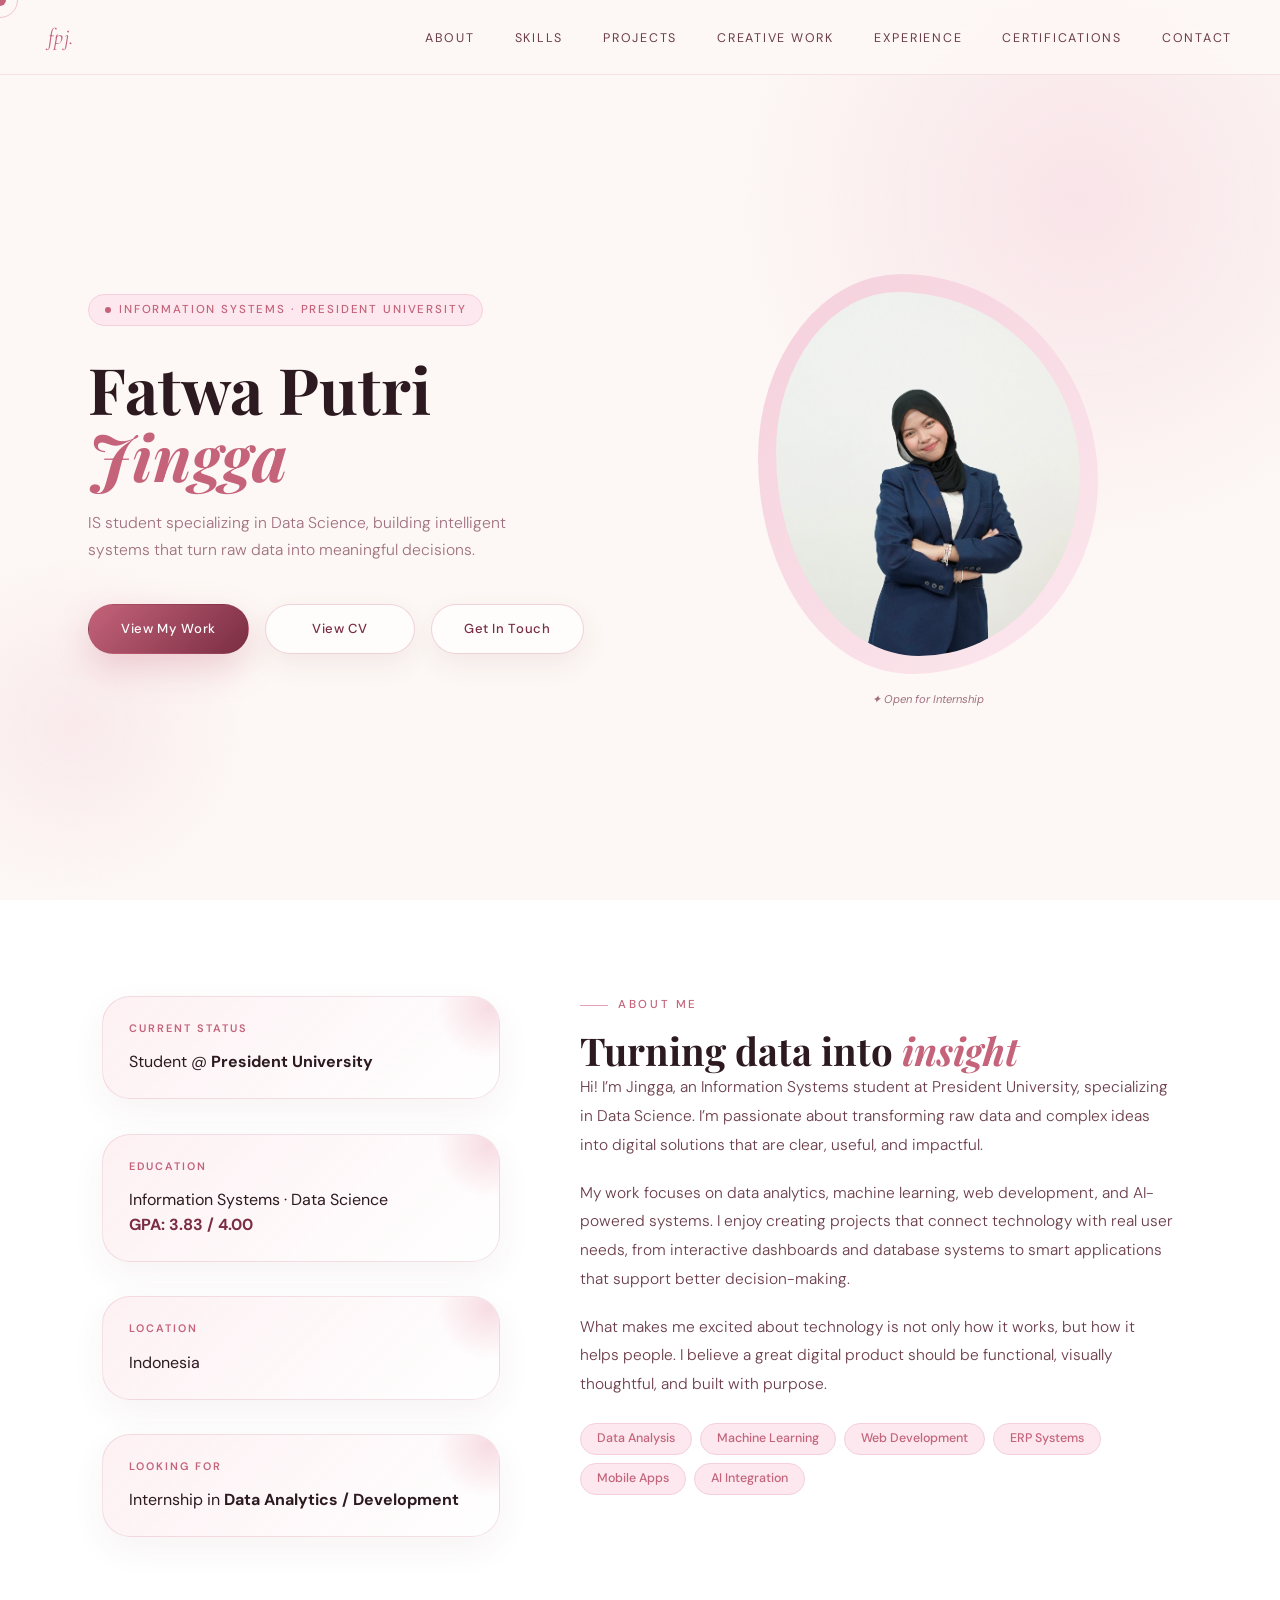
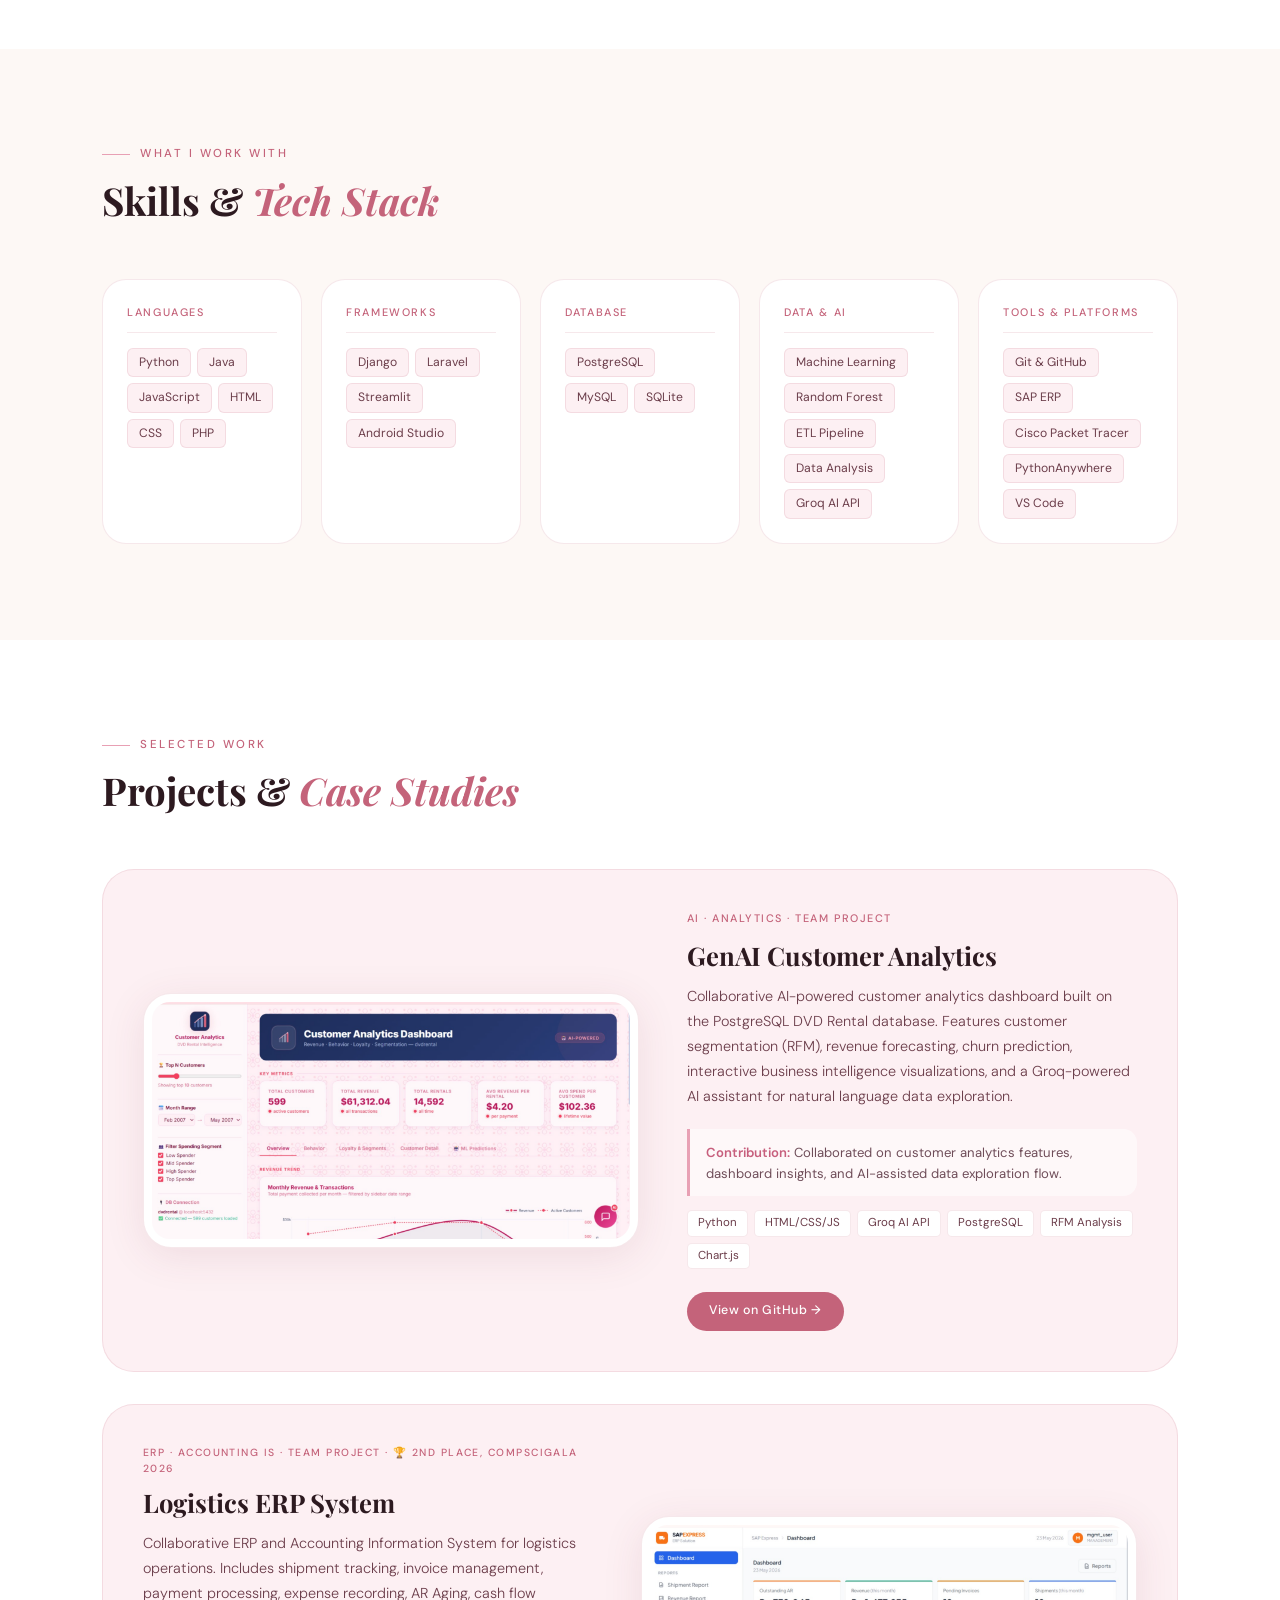
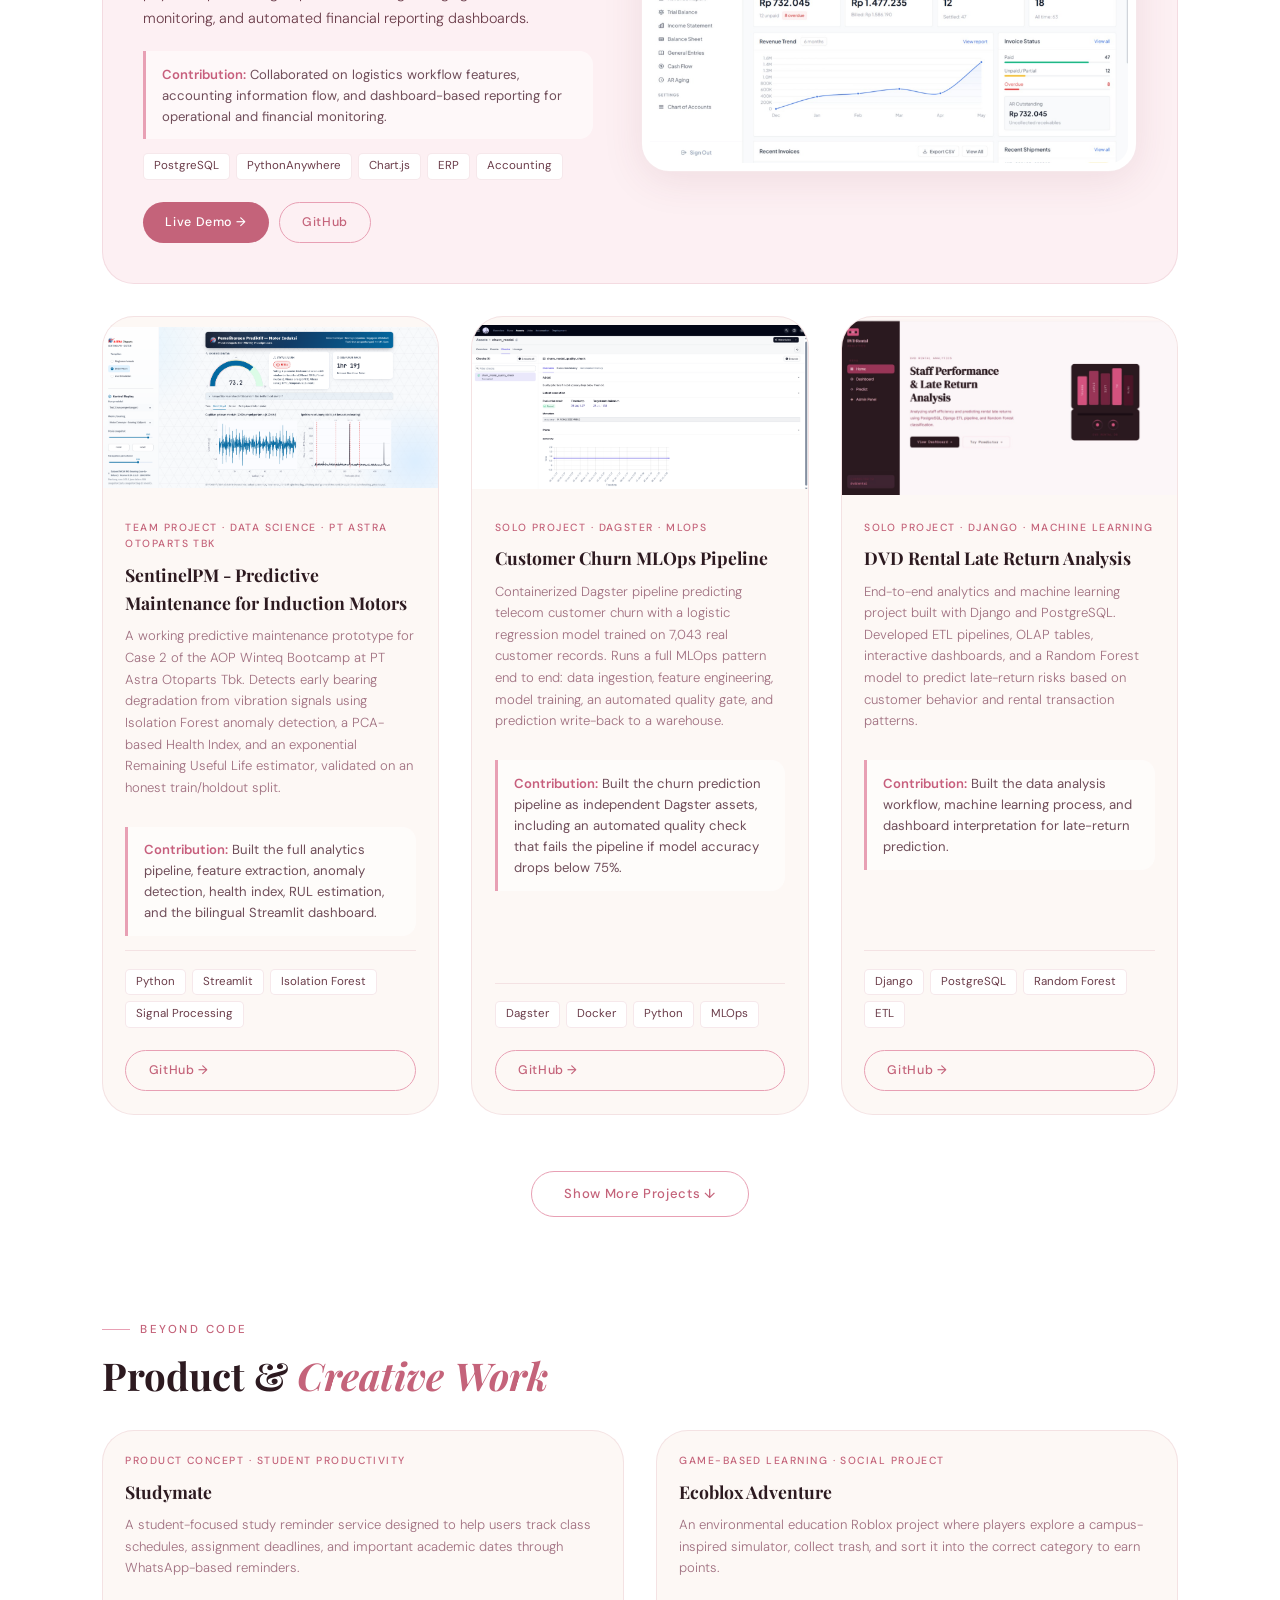
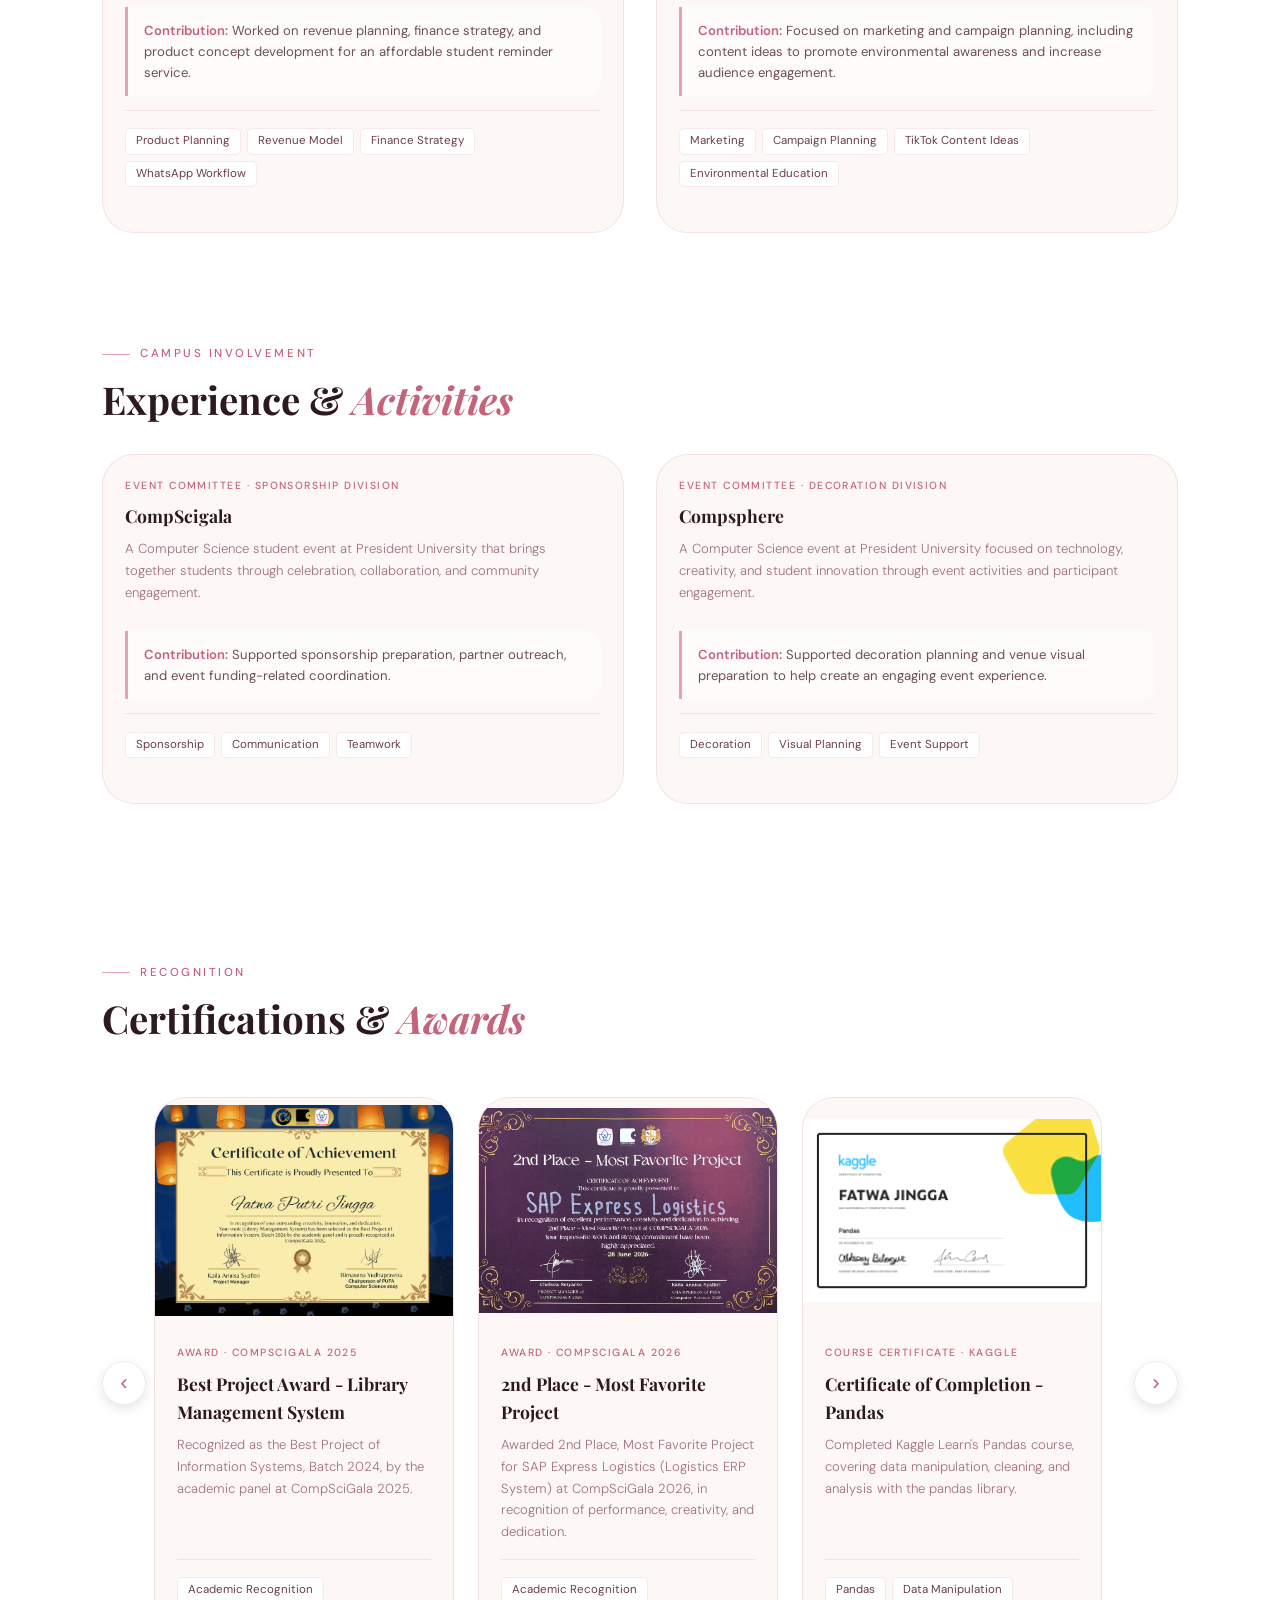
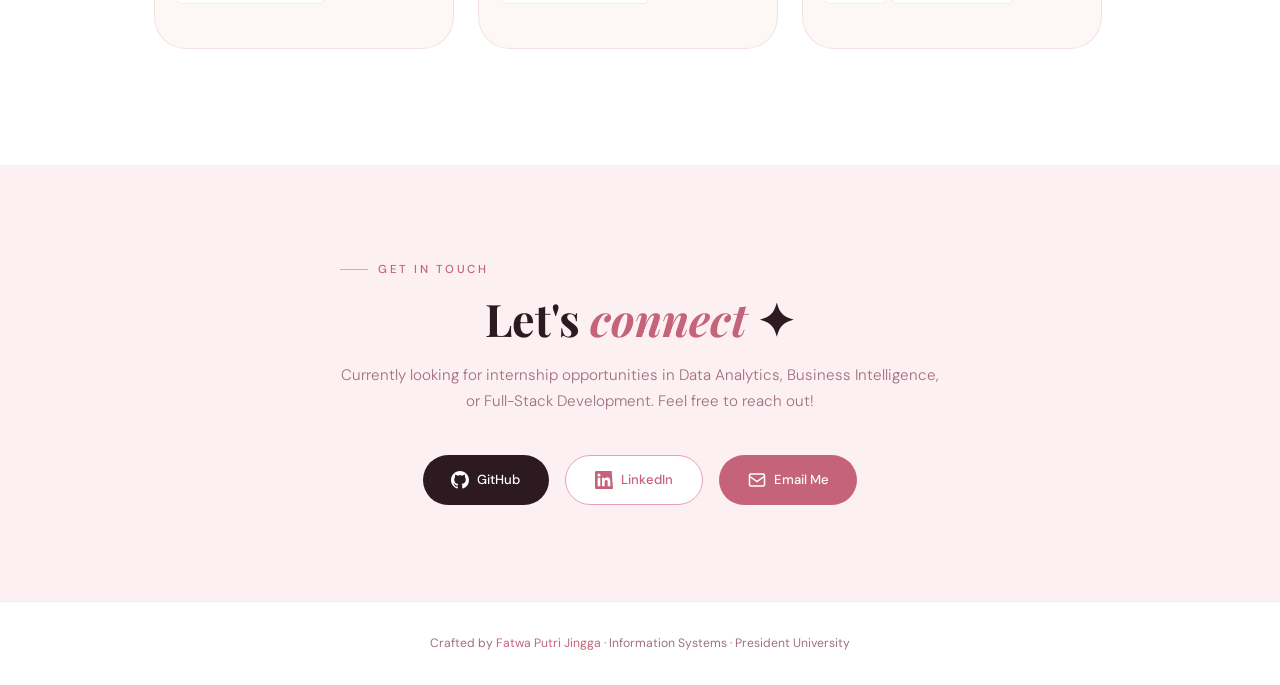
<file: index.html>
<!DOCTYPE html>
<html lang="en">
<head>
  <meta charset="UTF-8">
  <meta name="viewport" content="width=device-width, initial-scale=1.0">
  <meta name="description" content="Fatwa Putri Jingga, Information Systems student at President University, specializing in Data Science.">
  <title>Fatwa Putri Jingga | Portfolio</title>

  <!-- Google Fonts -->
  <link rel="preconnect" href="https://fonts.googleapis.com">
  <link rel="preconnect" href="https://fonts.gstatic.com" crossorigin>
  <link href="https://fonts.googleapis.com/css2?family=Cormorant+Garamond:ital,wght@0,300;0,400;0,600;1,300;1,400&family=DM+Sans:opsz,wght@9..40,300;9..40,400;9..40,500&family=Playfair+Display:ital,wght@0,700;1,400&display=swap" rel="stylesheet">

  <!-- Stylesheet -->
  <link rel="stylesheet" href="css/style.css">
</head>
<body>

  <!-- Custom Cursor -->
  <div class="cursor" id="cursor"></div>
  <div class="cursor-follower" id="follower"></div>

  <!-- ========== NAVBAR ========== -->
  <nav class="navbar" id="navbar">
    <a href="#hero" class="nav-logo">fpj.</a>

    <ul class="nav-links">
      <li><a href="#about">About</a></li>
      <li><a href="#skills">Skills</a></li>
      <li><a href="#projects">Projects</a></li>
      <li><a href="#creative-work">Creative Work</a></li>
      <li><a href="#experience">Experience</a></li>
      <li><a href="#certifications">Certifications</a></li>
      <li><a href="#contact">Contact</a></li>
    </ul>

    <button class="nav-toggle" id="navToggle" aria-label="Toggle menu">
      <span></span><span></span><span></span>
    </button>
  </nav>

  <!-- ========== HERO ========== -->
  <section id="hero" class="hero">
    <div class="hero-bg-blob blob-1"></div>
    <div class="hero-bg-blob blob-2"></div>

    <div class="hero-left">
      <div class="hero-eyebrow">
        <span class="eyebrow-dot"></span>
        Information Systems · President University
      </div>

      <h1 class="hero-name">
        Fatwa Putri<br>
        <span class="name-accent">Jingga</span>
      </h1>

      <p class="hero-tagline">
        IS student specializing in Data Science, building intelligent systems that turn raw data into meaningful decisions.
      </p>

      <div class="hero-cta">
        <a href="#projects" class="btn primary">View My Work</a>
        <a href="assets/Fatwa-Putri-Jingga-CV.pdf" target="_blank" class="btn secondary">View CV</a>
        <a href="#contact" class="btn secondary">Get In Touch</a>
      </div>
    </div>

    <div class="hero-right">
      <div class="photo-frame">
        <div class="photo-blob-bg"></div>

        <div class="photo-container">
          <img src="assets/images/jingga-pp.jpeg" alt="Fatwa Putri Jingga">
          <div class="photo-placeholder">
            <div class="photo-placeholder-inner">
              <svg class="avatar-svg" viewBox="0 0 200 220" fill="none" xmlns="http://www.w3.org/2000/svg">
                <ellipse cx="100" cy="85" rx="42" ry="45" fill="#f5c6d4" opacity="0.9"/>
                <ellipse cx="100" cy="85" rx="34" ry="37" fill="#e8a0b4" opacity="0.7"/>
                <circle cx="100" cy="78" r="20" fill="#fdf0f3"/>
                <ellipse cx="93" cy="75" rx="3" ry="3.5" fill="#c4637a"/>
                <ellipse cx="107" cy="75" rx="3" ry="3.5" fill="#c4637a"/>
                <path d="M93 86 Q100 92 107 86" stroke="#c4637a" stroke-width="1.5" stroke-linecap="round" fill="none"/>
                <ellipse cx="86" cy="74" rx="6" ry="3" fill="#f5c6d4" opacity="0.6"/>
                <ellipse cx="114" cy="74" rx="6" ry="3" fill="#f5c6d4" opacity="0.6"/>
                <path d="M80 68 Q100 58 120 68" stroke="#7a2d42" stroke-width="1.2" stroke-linecap="round" fill="none" opacity="0.5"/>
                <ellipse cx="100" cy="165" rx="55" ry="40" fill="#f5c6d4" opacity="0.5"/>
                <path d="M60 130 Q65 108 100 105 Q135 108 140 130 L148 200 H52 Z" fill="#e8a0b4" opacity="0.6"/>
                <path d="M75 108 Q100 120 125 108" stroke="#fdf0f3" stroke-width="8" stroke-linecap="round" fill="none" opacity="0.4"/>
                <circle cx="68" cy="72" r="8" fill="#fce8ee" opacity="0.4"/>
                <circle cx="132" cy="68" r="6" fill="#fce8ee" opacity="0.3"/>
                <circle cx="78" cy="55" r="4" fill="#fce8ee" opacity="0.3"/>
              </svg>
              <p class="placeholder-hint">Add your photo here ✦</p>
            </div>
          </div>
        </div>

        <p class="available-badge">✦ Open for Internship</p>
      </div>
    </div>
  </section>

  <!-- ========== ABOUT ========== -->
  <section id="about" class="about">
    <div class="container">
      <div class="about-grid">

        <div class="about-cards reveal">
          <div class="info-card">
            <span class="info-label">Current Status</span>
            <p>Student @ <strong>President University</strong></p>
          </div>

          <div class="info-card">
            <span class="info-label">Education</span>
            <p>
              Information Systems · Data Science<br>
              <strong>GPA: 3.83 / 4.00</strong>
            </p>
          </div>

          <div class="info-card">
            <span class="info-label">Location</span>
            <p>Indonesia</p>
          </div>

          <div class="info-card">
            <span class="info-label">Looking For</span>
            <p>Internship in <strong>Data Analytics / Development</strong></p>
          </div>
        </div>

        <div class="about-content reveal">
          <div class="section-eyebrow">About Me</div>
          <h2 class="section-title">Turning data into <em>insight</em></h2>

          <p class="about-text">
            Hi! I’m Jingga, an Information Systems student at President University, specializing in Data Science. I’m passionate about transforming raw data and complex ideas into digital solutions that are clear, useful, and impactful.
          </p>

          <p class="about-text">
            My work focuses on data analytics, machine learning, web development, and AI-powered systems. I enjoy creating projects that connect technology with real user needs, from interactive dashboards and database systems to smart applications that support better decision-making.
          </p>

          <p class="about-text">
            What makes me excited about technology is not only how it works, but how it helps people. I believe a great digital product should be functional, visually thoughtful, and built with purpose.
          </p>

          <div class="focus-pills">
            <span class="pill">Data Analysis</span>
            <span class="pill">Machine Learning</span>
            <span class="pill">Web Development</span>
            <span class="pill">ERP Systems</span>
            <span class="pill">Mobile Apps</span>
            <span class="pill">AI Integration</span>
          </div>
        </div>

      </div>
    </div>
  </section>

  <!-- ========== SKILLS ========== -->
  <section id="skills" class="skills">
    <div class="container">
      <div class="section-header reveal">
        <div class="section-eyebrow">What I Work With</div>
        <h2 class="section-title">Skills & <em>Tech Stack</em></h2>
      </div>

      <div class="skills-grid reveal">
        <div class="skill-group">
          <h3 class="skill-group-title">Languages</h3>
          <div class="skill-tags">
            <span class="skill-tag">Python</span>
            <span class="skill-tag">Java</span>
            <span class="skill-tag">JavaScript</span>
            <span class="skill-tag">HTML</span>
            <span class="skill-tag">CSS</span>
            <span class="skill-tag">PHP</span>
          </div>
        </div>

        <div class="skill-group">
          <h3 class="skill-group-title">Frameworks</h3>
          <div class="skill-tags">
            <span class="skill-tag">Django</span>
            <span class="skill-tag">Laravel</span>
            <span class="skill-tag">Streamlit</span>
            <span class="skill-tag">Android Studio</span>
          </div>
        </div>

        <div class="skill-group">
          <h3 class="skill-group-title">Database</h3>
          <div class="skill-tags">
            <span class="skill-tag">PostgreSQL</span>
            <span class="skill-tag">MySQL</span>
            <span class="skill-tag">SQLite</span>
          </div>
        </div>

        <div class="skill-group">
          <h3 class="skill-group-title">Data & AI</h3>
          <div class="skill-tags">
            <span class="skill-tag">Machine Learning</span>
            <span class="skill-tag">Random Forest</span>
            <span class="skill-tag">ETL Pipeline</span>
            <span class="skill-tag">Data Analysis</span>
            <span class="skill-tag">Groq AI API</span>
          </div>
        </div>

        <div class="skill-group">
          <h3 class="skill-group-title">Tools & Platforms</h3>
          <div class="skill-tags">
            <span class="skill-tag">Git & GitHub</span>
            <span class="skill-tag">SAP ERP</span>
            <span class="skill-tag">Cisco Packet Tracer</span>
            <span class="skill-tag">PythonAnywhere</span>
            <span class="skill-tag">VS Code</span>
          </div>
        </div>
      </div>
    </div>
  </section>

  <!-- ========== PROJECTS ========== -->
  <section id="projects" class="projects">
    <div class="container">
      <div class="section-header reveal">
        <div class="section-eyebrow">Selected Work</div>
        <h2 class="section-title">Projects & <em>Case Studies</em></h2>
      </div>

      <!-- Featured: GenAI -->
      <div class="featured-card reveal">
        <div class="featured-img dashboard-img">
          <img src="assets/images/customer-analytics.png" alt="GenAI Customer Analytics">
        </div>

        <div class="featured-info">
          <div class="project-badge">AI · Analytics · Team Project</div>
          <h3 class="project-title">GenAI Customer Analytics</h3>

          <p class="project-desc">
            Collaborative AI-powered customer analytics dashboard built on the PostgreSQL DVD Rental database. Features customer segmentation (RFM), revenue forecasting, churn prediction, interactive business intelligence visualizations, and a Groq-powered AI assistant for natural language data exploration.
          </p>

          <p class="project-contribution">
            <strong>Contribution:</strong> Collaborated on customer analytics features, dashboard insights, and AI-assisted data exploration flow.
          </p>

          <div class="project-tech">
            <span class="tech-tag">Python</span>
            <span class="tech-tag">HTML/CSS/JS</span>
            <span class="tech-tag">Groq AI API</span>
            <span class="tech-tag">PostgreSQL</span>
            <span class="tech-tag">RFM Analysis</span>
            <span class="tech-tag">Chart.js</span>
          </div>

          <div class="project-links">
            <a href="https://github.com/marshaauliarizky/GEN-AI-Project" target="_blank" rel="noopener noreferrer" class="btn btn-primary btn-sm">
              View on GitHub →
            </a>
          </div>
        </div>
      </div>

      <!-- Featured: Logistics ERP -->
      <div class="featured-card featured-reverse reveal">
        <div class="featured-img dashboard-img">
          <img src="assets/images/sap-express.png" alt="Logistics ERP System">
        </div>

        <div class="featured-info">
          <div class="card-badge">ERP · Accounting IS · Team Project · 🏆 2nd Place, CompSciGala 2026</div>          <h3 class="project-title">Logistics ERP System</h3>

          <p class="project-desc">
            Collaborative ERP and Accounting Information System for logistics operations. Includes shipment tracking, invoice management, payment processing, expense recording, AR Aging, cash flow monitoring, and automated financial reporting dashboards.
          </p>

          <p class="project-contribution">
            <strong>Contribution:</strong> Collaborated on logistics workflow features, accounting information flow, and dashboard-based reporting for operational and financial monitoring.
          </p>

          <div class="project-tech">
            <span class="tech-tag">PostgreSQL</span>
            <span class="tech-tag">PythonAnywhere</span>
            <span class="tech-tag">Chart.js</span>
            <span class="tech-tag">ERP</span>
            <span class="tech-tag">Accounting</span>
          </div>

          <div class="project-links">
            <a href="https://guzelaz23.pythonanywhere.com/dashboard/" target="_blank" rel="noopener noreferrer" class="btn btn-primary btn-sm">
              Live Demo →
            </a>
            <a href="https://github.com/guzelaz23/LogisticsERPSystem" target="_blank" rel="noopener noreferrer" class="btn btn-outline btn-sm">
              GitHub
            </a>
          </div>
        </div>
      </div>

      <!-- Project Grid -->
      <div class="projects-grid" id="projectsGrid">

        <div class="project-card reveal">
          <div class="card-img">
            <img src="assets/images/sentinelpm-dashboard.png" alt="SentinelPM Predictive Maintenance Dashboard" class="project-image">
          </div>
          <div class="card-body">
            <div class="card-badge">Team Project · Data Science · PT Astra Otoparts Tbk</div>
            <h3 class="card-title">SentinelPM - Predictive Maintenance for Induction Motors</h3>
            <p class="card-desc">
              A working predictive maintenance prototype for Case 2 of the AOP Winteq Bootcamp at PT Astra Otoparts Tbk. Detects early bearing degradation from vibration signals using Isolation Forest anomaly detection, a PCA-based Health Index, and an exponential Remaining Useful Life estimator, validated on an honest train/holdout split.
            </p>
            <p class="project-contribution">
              <strong>Contribution:</strong> Built the full analytics pipeline, feature extraction, anomaly detection, health index, RUL estimation, and the bilingual Streamlit dashboard.
            </p>
            <div class="project-tech">
              <span class="tech-tag">Python</span>
              <span class="tech-tag">Streamlit</span>
              <span class="tech-tag">Isolation Forest</span>
              <span class="tech-tag">Signal Processing</span>
            </div>
            <a href="https://github.com/jingga06/Astra_Otoparts_Predictive_Maintenance_Induction_Motor" target="_blank" rel="noopener noreferrer" class="btn btn-outline btn-sm">GitHub →</a>
          </div>
        </div>

        <div class="project-card reveal">
          <div class="card-img">
            <img src="assets/images/customer-churn-mlops.png" alt="Customer Churn MLOps Pipeline" class="project-image">
          </div>
          <div class="card-body">
            <div class="card-badge">Solo Project · Dagster · MLOps</div>
            <h3 class="card-title">Customer Churn MLOps Pipeline</h3>
            <p class="card-desc">
              Containerized Dagster pipeline predicting telecom customer churn with a logistic regression model trained on 7,043 real customer records. Runs a full MLOps pattern end to end: data ingestion, feature engineering, model training, an automated quality gate, and prediction write-back to a warehouse.
            </p>
            <p class="project-contribution">
              <strong>Contribution:</strong> Built the churn prediction pipeline as independent Dagster assets, including an automated quality check that fails the pipeline if model accuracy drops below 75%.
            </p>
            <div class="project-tech">
              <span class="tech-tag">Dagster</span>
              <span class="tech-tag">Docker</span>
              <span class="tech-tag">Python</span>
              <span class="tech-tag">MLOps</span>
            </div>
            <a href="https://github.com/jingga06/Customer-Churn-MLOps-Pipeline" target="_blank" rel="noopener noreferrer" class="btn btn-outline btn-sm">GitHub →</a>
          </div>
        </div>

                <div class="project-card reveal">
          <div class="card-img">
            <img src="assets/images/staff-performance-and-late-return-analysis.jpeg" alt="DVD Rental Late Return Analysis" class="project-image">
          </div>

          <div class="card-body">
            <div class="card-badge">Solo Project · Django · Machine Learning</div>
            <h3 class="card-title">DVD Rental Late Return Analysis</h3>

            <p class="card-desc">
              End-to-end analytics and machine learning project built with Django and PostgreSQL. Developed ETL pipelines, OLAP tables, interactive dashboards, and a Random Forest model to predict late-return risks based on customer behavior and rental transaction patterns.
            </p>

            <p class="project-contribution">
              <strong>Contribution:</strong> Built the data analysis workflow, machine learning process, and dashboard interpretation for late-return prediction.
            </p>

            <div class="project-tech">
              <span class="tech-tag">Django</span>
              <span class="tech-tag">PostgreSQL</span>
              <span class="tech-tag">Random Forest</span>
              <span class="tech-tag">ETL</span>
            </div>

            <a href="https://github.com/jingga06/Staff-Performance-and-Late-Return-Analysis" target="_blank" rel="noopener noreferrer" class="btn btn-outline btn-sm">
              GitHub →
            </a>
          </div>
        </div>

        <div class="project-card reveal project-extra">
          <div class="card-img">
            <img src="assets/images/hr-attrition-dashboard.png" alt="Employee Attrition Analysis Dashboard" class="project-image">
          </div>
          <div class="card-body">
            <div class="card-badge">Solo Project · Power BI · Data Visualization</div>
            <h3 class="card-title">Employee Attrition Analysis Dashboard</h3>
            <p class="card-desc">
              Interactive Power BI dashboard analyzing employee attrition using the IBM HR Analytics dataset. Combined attrition counts by department and overtime status with a custom DAX Attrition Rate measure to reveal proportional risk, not just raw headcount.
            </p>
            <p class="project-contribution">
              <strong>Contribution:</strong> Designed and built the entire dashboard independently, including data modeling, DAX measure creation, and interactive filtering.
            </p>
            <div class="project-tech">
              <span class="tech-tag">Power BI</span>
              <span class="tech-tag">DAX</span>
              <span class="tech-tag">Data Visualization</span>
            </div>
          </div>
        </div>

        <div class="project-card reveal project-extra">
          <div class="card-img">
            <img src="assets/images/pinkbite.jpeg" alt="PinkBite Restaurant" class="project-image">
          </div>

          <div class="card-body">
            <div class="card-badge">Web Application Development · Team Project</div>
            <h3 class="card-title">PinkBite Restaurant</h3>

            <p class="card-desc">
              Collaborative restaurant management web application featuring queue management, table reservations, menu administration, and role-based dashboards for customers and administrators. Developed as part of a Web Application Development project.
            </p>

            <p class="project-contribution">
              <strong>Contribution:</strong> Collaborated on restaurant management features, customer/admin workflows, and database-connected pages.
            </p>

            <div class="project-tech">
              <span class="tech-tag">HTML/CSS/JS</span>
              <span class="tech-tag">XAMPP</span>
              <span class="tech-tag">SQLite</span>
            </div>

            <a href="https://github.com/jingga06/PinkBite-Database" target="_blank" rel="noopener noreferrer" class="btn btn-outline btn-sm">
              GitHub →
            </a>
          </div>
        </div>

        <div class="project-card reveal project-extra">
          <div class="card-img">
            <img src="assets/images/univents.png" alt="Univents" class="project-image">
          </div>

          <div class="card-body">
            <div class="card-badge">Android Studio · Mobile App · Team Project</div>
            <h3 class="card-title">Univents</h3>

            <p class="card-desc">
              Collaborative university event management mobile application built with Android Studio. Focused on the user-side experience, including event browsing, searching, registration workflows, and event detail interfaces, with Firebase used to support app data management.
            </p>

            <p class="project-contribution">
              <strong>Contribution:</strong> Contributed to mobile app flow and user-side event features, including browsing, registration, and event detail interfaces.
            </p>

            <div class="project-tech">
              <span class="tech-tag">Android Studio</span>
              <span class="tech-tag">Java</span>
              <span class="tech-tag">Firebase</span>
              <span class="tech-tag">SQLite</span>
            </div>

            <a href="https://github.com/jingga06/Univents" target="_blank" rel="noopener noreferrer" class="btn btn-outline btn-sm">
              GitHub →
            </a>
          </div>
        </div>

        <div class="project-card reveal project-extra">
          <div class="card-img">
            <img src="assets/images/kopinusantara.png" alt="Kopi Nusantara" class="project-image">
          </div>

          <div class="card-body">
            <div class="card-badge">Web Design · Front-End Development</div>
            <h3 class="card-title">Kopi Nusantara</h3>

            <p class="card-desc">
              Coffee shop website developed as part of a Web Design project. Contributed to the Contact Us and Login/Register modules, including form validation, user interaction features, and front-end page development using HTML, CSS, and JavaScript.
            </p>

            <p class="project-contribution">
              <strong>Contribution:</strong> Built and refined front-end pages, layout structure, form validation, and user interaction features.
            </p>

            <div class="project-tech">
              <span class="tech-tag">HTML/CSS/JS</span>
              <span class="tech-tag">jQuery</span>
              <span class="tech-tag">SweetAlert2</span>
            </div>

            <div class="project-links">
              <a href="https://github.com/jingga06/KopiNusantara-WebDesign" target="_blank" rel="noopener noreferrer" class="btn btn-outline btn-sm">
                GitHub
              </a>
            </div>
          </div>
        </div>

        <div class="project-card reveal project-extra">
          <div class="card-img">
            <img src="assets/images/lms-customer.png" alt="Library Management System (LMS)" class="project-image">
          </div>

          <div class="card-body">
            <div class="card-badge">Java · Web Application · Team Project</div>
            <h3 class="card-title">Library Management System (LMS)</h3>

            <p class="card-desc">
              Collaborative Library Management System developed using Java, JSP, Servlets, and MySQL. Features role-based access for librarians and members, book inventory management, borrowing and return tracking, and real-time availability monitoring.
            </p>

            <p class="project-contribution">
              <strong>Contribution:</strong> Collaborated on member workflows, borrowed book tracking, and web application interface development.
            </p>

            <div class="project-tech">
              <span class="tech-tag">Java</span>
              <span class="tech-tag">MySQL</span>
            </div>

            <a href="https://github.com/jingga06/Library-Management-System" target="_blank" rel="noopener noreferrer" class="btn btn-outline btn-sm">
              GitHub →
            </a>
          </div>
        </div>

        <div class="project-card reveal project-extra">
          <div class="card-img">
            <img src="assets/images/superstore-dashboard.png" alt="Superstore Sales and Profitability Dashboard" class="project-image">
          </div>

          <div class="card-body">
            <div class="card-badge">Solo Project · Tableau · Data Visualization</div>
            <h3 class="card-title">Superstore Sales & Profitability Dashboard</h3>

            <p class="card-desc">
              Interactive Tableau dashboard analyzing sales and profitability across regions, product sub-categories, and time using the Superstore dataset. Combined regional profit comparisons, sub-category profitability, sales trends, and a geographic sales map into a single, filterable dashboard.
            </p>

            <p class="project-contribution">
              <strong>Contribution:</strong> Designed and built the entire dashboard independently, including data exploration, chart design, dashboard layout, and interactive filter actions.
            </p>

            <div class="project-tech">
              <span class="tech-tag">Tableau</span>
              <span class="tech-tag">Data Visualization</span>
              <span class="tech-tag">Business Intelligence</span>
            </div>

            <a href="https://public.tableau.com/app/profile/fatwa.putri.jingga/viz/SuperstoreSalesandProfitabilityDashboard_17854017459190/Dashboard1" target="_blank" rel="noopener noreferrer" class="btn btn-outline btn-sm">
              View Dashboard →
            </a>
          </div>
        </div>

        <div class="show-more-wrap">
          <button class="btn btn-outline" id="showMoreProjectsBtn">Show More Projects ↓</button>
        </div>

      </div>
    </div>
  </section>

  <!-- ========== PRODUCT & CREATIVE WORK ========== -->
  <section id="creative-work" class="projects">
    <div class="container">
      <div class="section-header reveal">
        <div class="section-eyebrow">Beyond Code</div>
        <h2 class="section-title">Product & <em>Creative Work</em></h2>
      </div>

      <div class="projects-grid">

        <div class="project-card reveal">
          <div class="card-body">
            <div class="card-badge">Product Concept · Student Productivity</div>
            <h3 class="card-title">Studymate</h3>

            <p class="card-desc">
              A student-focused study reminder service designed to help users track class schedules, assignment deadlines, and important academic dates through WhatsApp-based reminders.
            </p>

            <p class="project-contribution">
              <strong>Contribution:</strong> Worked on revenue planning, finance strategy, and product concept development for an affordable student reminder service.
            </p>

            <div class="project-tech">
              <span class="tech-tag">Product Planning</span>
              <span class="tech-tag">Revenue Model</span>
              <span class="tech-tag">Finance Strategy</span>
              <span class="tech-tag">WhatsApp Workflow</span>
            </div>
          </div>
        </div>

        <div class="project-card reveal">
          <div class="card-body">
            <div class="card-badge">Game-Based Learning · Social Project</div>
            <h3 class="card-title">Ecoblox Adventure</h3>

            <p class="card-desc">
              An environmental education Roblox project where players explore a campus-inspired simulator, collect trash, and sort it into the correct category to earn points.
            </p>

            <p class="project-contribution">
              <strong>Contribution:</strong> Focused on marketing and campaign planning, including content ideas to promote environmental awareness and increase audience engagement.
            </p>

            <div class="project-tech">
              <span class="tech-tag">Marketing</span>
              <span class="tech-tag">Campaign Planning</span>
              <span class="tech-tag">TikTok Content Ideas</span>
              <span class="tech-tag">Environmental Education</span>
            </div>
          </div>
        </div>

      </div>
    </div>
  </section>

  <!-- ========== EXPERIENCE & ACTIVITIES ========== -->
  <section id="experience" class="projects">
    <div class="container">
      <div class="section-header reveal">
        <div class="section-eyebrow">Campus Involvement</div>
        <h2 class="section-title">Experience & <em>Activities</em></h2>
      </div>

      <div class="projects-grid">

        <div class="project-card reveal">
          <div class="card-body">
            <div class="card-badge">Event Committee · Sponsorship Division</div>
            <h3 class="card-title">CompScigala</h3>

            <p class="card-desc">
              A Computer Science student event at President University that brings together students through celebration, collaboration, and community engagement.
            </p>

            <p class="project-contribution">
              <strong>Contribution:</strong> Supported sponsorship preparation, partner outreach, and event funding-related coordination.
            </p>

            <div class="project-tech">
              <span class="tech-tag">Sponsorship</span>
              <span class="tech-tag">Communication</span>
              <span class="tech-tag">Teamwork</span>
            </div>
          </div>
        </div>

        <div class="project-card reveal">
          <div class="card-body">
            <div class="card-badge">Event Committee · Decoration Division</div>
            <h3 class="card-title">Compsphere</h3>

            <p class="card-desc">
              A Computer Science event at President University focused on technology, creativity, and student innovation through event activities and participant engagement.
            </p>

            <p class="project-contribution">
              <strong>Contribution:</strong> Supported decoration planning and venue visual preparation to help create an engaging event experience.
            </p>

            <div class="project-tech">
              <span class="tech-tag">Decoration</span>
              <span class="tech-tag">Visual Planning</span>
              <span class="tech-tag">Event Support</span>
            </div>
          </div>
        </div>

      </div>
    </div>
  </section>

  <!-- ========== CERTIFICATIONS ========== -->
  <section id="certifications" class="projects">
    <div class="container">
      <div class="section-header reveal">
        <div class="section-eyebrow">Recognition</div>
        <h2 class="section-title">Certifications & <em>Awards</em></h2>
      </div>

      <div class="certs-carousel-wrap">
        <button class="carousel-arrow carousel-prev" id="certPrev" aria-label="Previous certificate">‹</button>

        <div class="certs-carousel" id="certsCarousel">        <div class="project-card reveal">
          <div class="card-img">
            <img src="assets/images/certs/best-project-lms.png" alt="Best Project Award - Library Management System" class="project-image">
          </div>
          <div class="card-body">
            <div class="card-badge">Award · CompSciGala 2025</div>
            <h3 class="card-title">Best Project Award - Library Management System</h3>
            <p class="card-desc">
              Recognized as the Best Project of Information Systems, Batch 2024, by the academic panel at CompSciGala 2025.
            </p>
            <div class="project-tech">
              <span class="tech-tag">Academic Recognition</span>
            </div>
          </div>
        </div>

        <div class="project-card reveal">
          <div class="card-img">
            <img src="assets/images/certs/2nd-place-logistics-erp.png" alt="2nd Place - Most Favorite Project" class="project-image">
          </div>
          <div class="card-body">
            <div class="card-badge">Award · CompSciGala 2026</div>
            <h3 class="card-title">2nd Place - Most Favorite Project</h3>
            <p class="card-desc">
              Awarded 2nd Place, Most Favorite Project for SAP Express Logistics (Logistics ERP System) at CompSciGala 2026, in recognition of performance, creativity, and dedication.
            </p>
            <div class="project-tech">
              <span class="tech-tag">Academic Recognition</span>
            </div>
          </div>
        </div>

        <div class="project-card reveal">
          <div class="card-img">
            <img src="assets/images/certs/kaggle-pandas.png" alt="Certificate of Completion - Pandas" class="project-image">
          </div>
          <div class="card-body">
            <div class="card-badge">Course Certificate · Kaggle</div>
            <h3 class="card-title">Certificate of Completion - Pandas</h3>
            <p class="card-desc">
              Completed Kaggle Learn's Pandas course, covering data manipulation, cleaning, and analysis with the pandas library.
            </p>
            <div class="project-tech">
              <span class="tech-tag">Pandas</span>
              <span class="tech-tag">Data Manipulation</span>
            </div>
          </div>
        </div>

        <div class="project-card reveal">
          <div class="card-img">
            <img src="assets/images/certs/compscigala-sponsorship.png" alt="Sponsorship Team Member" class="project-image">
          </div>
          <div class="card-body">
            <div class="card-badge">Certificate of Participation · CompSciGala 2025</div>
            <h3 class="card-title">Sponsorship Team Member</h3>
            <p class="card-desc">
              Recognized for significant contribution as a member of the Sponsorship Team at CompSciGala 2025.
            </p>
            <div class="project-tech">
              <span class="tech-tag">Event Committee</span>
            </div>
          </div>
        </div>

        <div class="project-card reveal">
          <div class="card-img">
            <img src="assets/images/certs/compsphere-decoration.png" alt="Decoration Division Member" class="project-image">
          </div>
          <div class="card-body">
            <div class="card-badge">Certificate of Appreciation · Compsphere 2025</div>
            <h3 class="card-title">Decoration Division Member</h3>
            <p class="card-desc">
              Recognized for serving as a Decoration Division member at Compsphere 2025.
            </p>
            <div class="project-tech">
              <span class="tech-tag">Event Committee</span>
            </div>
          </div>
        </div>

        <div class="project-card reveal">
          <div class="card-img">
            <img src="assets/images/certs/ecoblox-adventure.png" alt="Marketing, Documentation & Design PIC" class="project-image">
          </div>
          <div class="card-body">
            <div class="card-badge">Certificate of Appreciation · Ecoblox Adventure 2025</div>
            <h3 class="card-title">Marketing, Documentation & Design PIC</h3>
            <p class="card-desc">
              Recognized for valuable contribution as PIC of Marketing, Documentation, and Design in the Ecoblox Adventure event, held 18 July 2025.
            </p>
            <div class="project-tech">
              <span class="tech-tag">Marketing</span>
              <span class="tech-tag">Documentation</span>
            </div>
          </div>
        </div>
        
        <button class="carousel-arrow carousel-next" id="certNext" aria-label="Next certificate">›</button>
      </div>
    </div>
  </section>

  <!-- ========== CONTACT ========== -->
  <section id="contact" class="contact">
    <div class="container">
      <div class="contact-inner reveal">
        <div class="section-eyebrow">Get In Touch</div>
        <h2 class="contact-title">Let's <em>connect</em> ✦</h2>

        <p class="contact-sub">
          Currently looking for internship opportunities in Data Analytics, Business Intelligence, or Full-Stack Development. Feel free to reach out!
        </p>

        <div class="contact-links">
          <a href="https://github.com/jingga06" target="_blank" rel="noopener noreferrer" class="contact-btn github">
            <svg width="18" height="18" viewBox="0 0 24 24" fill="currentColor"><path d="M12 0C5.37 0 0 5.37 0 12c0 5.31 3.435 9.795 8.205 11.385.6.105.825-.255.825-.57 0-.285-.015-1.23-.015-2.235-3.015.555-3.795-.735-4.035-1.41-.135-.345-.72-1.41-1.23-1.695-.42-.225-1.02-.78-.015-.795.945-.015 1.62.87 1.845 1.23 1.08 1.815 2.805 1.305 3.495.99.105-.78.42-1.305.765-1.605-2.67-.3-5.46-1.335-5.46-5.925 0-1.305.465-2.385 1.23-3.225-.12-.3-.54-1.53.12-3.18 0 0 1.005-.315 3.3 1.23.96-.27 1.98-.405 3-.405s2.04.135 3 .405c2.295-1.56 3.3-1.23 3.3-1.23.66 1.65.24 2.88.12 3.18.765.84 1.23 1.905 1.23 3.225 0 4.605-2.805 5.625-5.475 5.925.435.375.81 1.095.81 2.22 0 1.605-.015 2.895-.015 3.3 0 .315.225.69.825.57A12.02 12.02 0 0024 12c0-6.63-5.37-12-12-12z"/></svg>
            GitHub
          </a>

          <a href="https://www.linkedin.com/in/fatwa-putri-jingga-980a13325?utm_source=share_via&utm_content=profile&utm_medium=member_ios" target="_blank" rel="noopener noreferrer" class="contact-btn linkedin">
            <svg width="18" height="18" viewBox="0 0 24 24" fill="currentColor"><path d="M20.447 20.452h-3.554v-5.569c0-1.328-.027-3.037-1.852-3.037-1.853 0-2.136 1.445-2.136 2.939v5.667H9.351V9h3.414v1.561h.046c.477-.9 1.637-1.85 3.37-1.85 3.601 0 4.267 2.37 4.267 5.455v6.286zM5.337 7.433a2.062 2.062 0 01-2.063-2.065 2.064 2.064 0 112.063 2.065zm1.782 13.019H3.555V9h3.564v11.452zM22.225 0H1.771C.792 0 0 .774 0 1.729v20.542C0 23.227.792 24 1.771 24h20.451C23.2 24 23.2 24 24 23.227 24 22.271V1.729C24 .774 23.2 0 22.222 0h.003z"/></svg>
            LinkedIn
          </a>

          <a href="https://mail.google.com/mail/?view=cm&fs=1&to=fatwaptrjingga@gmail.com&su=Internship%20Opportunity" target="_blank" rel="noopener noreferrer" class="contact-btn email">
            <svg width="18" height="18" viewBox="0 0 24 24" fill="none" stroke="currentColor" stroke-width="2"><rect x="2" y="4" width="20" height="16" rx="2"/><path d="m22 7-10 7L2 7"/></svg>
            Email Me
          </a>
        </div>
      </div>
    </div>
  </section>

  <!-- ========== FOOTER ========== -->
  <footer class="footer">
    <p>Crafted by <span>Fatwa Putri Jingga</span> · Information Systems · President University</p>
  </footer>

  <!-- Script -->
  <script src="js/main.js"></script>
</body>
</html>
</file>
<file: css/style.css>
/* =============================================
   FATWA PUTRI JINGGA — PORTFOLIO
   style.css
   ============================================= */

/* ---- FONTS & ROOT VARIABLES ---- */
:root {
  --rose:        #e8a0b4;
  --rose-deep:   #c4637a;
  --rose-dark:   #7a2d42;
  --rose-soft:   #f5d0dc;
  --rose-pale:   #fdf0f3;
  --blush:       #fce8ee;
  --cream:       #fdf8f5;
  --white:       #ffffff;
  --text:        #2d1a20;
  --text-mid:    #6b3d4a;
  --text-soft:   #a07080;
  --border:      rgba(196, 99, 122, 0.15);
  --shadow:      0 8px 40px rgba(122, 45, 66, 0.10);
  --shadow-lg:   0 16px 60px rgba(122, 45, 66, 0.14);

  --font-serif:  'Playfair Display', Georgia, serif;
  --font-display:'Cormorant Garamond', Georgia, serif;
  --font-sans:   'DM Sans', system-ui, sans-serif;

  --radius-sm:   8px;
  --radius-md:   16px;
  --radius-lg:   24px;
  --radius-xl:   32px;
  --radius-full: 999px;
}

/* ---- RESET ---- */
*, *::before, *::after {
  box-sizing: border-box;
  margin: 0;
  padding: 0;
}

html {
  scroll-behavior: smooth;
  font-size: 16px;
}

body {
  font-family: var(--font-sans);
  background-color: var(--cream);
  color: var(--text);
  overflow-x: hidden;
  cursor: none;
  line-height: 1.6;
}

img {
  max-width: 100%;
  display: block;
}

a {
  text-decoration: none;
  color: inherit;
}

ul {
  list-style: none;
}

/* ---- SCROLLBAR ---- */
::-webkit-scrollbar { width: 4px; }
::-webkit-scrollbar-track { background: var(--blush); }
::-webkit-scrollbar-thumb { background: var(--rose); border-radius: var(--radius-full); }

/* =============================================
   CURSOR
   ============================================= */
.cursor,
.cursor-follower {
  position: fixed;
  border-radius: 50%;
  pointer-events: none;
  z-index: 9999;
  transform: translate(-50%, -50%);
  transition: transform 0.15s ease, width 0.25s ease, height 0.25s ease, background 0.2s ease;
}

.cursor {
  width: 12px;
  height: 12px;
  background: var(--rose-deep);
}

.cursor-follower {
  width: 36px;
  height: 36px;
  border: 1.5px solid var(--rose);
  background: transparent;
  opacity: 0.6;
  z-index: 9998;
  transition: transform 0.18s ease;
}

/* =============================================
   NAVBAR
   ============================================= */
.navbar {
  position: fixed;
  top: 0; left: 0; right: 0;
  z-index: 100;
  display: flex;
  align-items: center;
  justify-content: space-between;
  padding: 1.2rem 3rem;
  background: rgba(253, 248, 245, 0.88);
  backdrop-filter: blur(18px);
  -webkit-backdrop-filter: blur(18px);
  border-bottom: 1px solid var(--border);
  transition: padding 0.3s ease, box-shadow 0.3s ease;
}

.navbar.scrolled {
  padding: 0.9rem 3rem;
  box-shadow: var(--shadow);
}

.nav-logo {
  font-family: var(--font-display);
  font-size: 1.4rem;
  font-weight: 400;
  font-style: italic;
  color: var(--rose-deep);
  letter-spacing: 0.02em;
}

.nav-links {
  display: flex;
  gap: 2.5rem;
}

.nav-links a {
  font-size: 0.78rem;
  font-weight: 400;
  letter-spacing: 0.14em;
  text-transform: uppercase;
  color: var(--text-mid);
  position: relative;
  transition: color 0.2s;
}

.nav-links a::after {
  content: '';
  position: absolute;
  bottom: -3px; left: 0;
  width: 0; height: 1px;
  background: var(--rose-deep);
  transition: width 0.3s ease;
}

.nav-links a:hover { color: var(--rose-deep); }
.nav-links a:hover::after { width: 100%; }

.nav-toggle {
  display: none;
  flex-direction: column;
  gap: 5px;
  background: none;
  border: none;
  cursor: pointer;
  padding: 4px;
}

.nav-toggle span {
  display: block;
  width: 22px; height: 2px;
  background: var(--rose-deep);
  border-radius: var(--radius-full);
  transition: all 0.3s ease;
}

/* =============================================
   SHARED / UTILITIES
   ============================================= */
.container {
  max-width: 1140px;
  margin: 0 auto;
  padding-left: 2rem;
  padding-right: 2rem;
}

section { padding: 6rem 0; }

.section-header { margin-bottom: 3.5rem; }

.section-eyebrow {
  font-size: 0.72rem;
  letter-spacing: 0.22em;
  text-transform: uppercase;
  color: var(--rose-deep);
  font-weight: 500;
  display: flex;
  align-items: center;
  gap: 10px;
  margin-bottom: 0.8rem;
}

.section-eyebrow::before {
  content: '';
  width: 28px; height: 1px;
  background: var(--rose);
  flex-shrink: 0;
}

.section-title {
  font-family: var(--font-serif);
  font-size: clamp(1.8rem, 3vw, 2.6rem);
  font-weight: 700;
  color: var(--text);
  line-height: 1.2;
}

.section-title em {
  color: var(--rose-deep);
  font-style: italic;
}

/* BUTTONS */
.btn {
  display: inline-flex;
  align-items: center;
  gap: 6px;
  padding: 0.85rem 2rem;
  border-radius: var(--radius-full);
  font-family: var(--font-sans);
  font-size: 0.82rem;
  font-weight: 500;
  letter-spacing: 0.05em;
  cursor: none;
  border: none;
  transition: background 0.2s ease, transform 0.2s ease, box-shadow 0.2s ease;
}

.btn-primary {
  background: var(--rose-deep);
  color: var(--white);
}

.btn-primary:hover {
  background: var(--rose-dark);
  transform: translateY(-2px);
  box-shadow: 0 8px 24px rgba(196, 99, 122, 0.3);
}

.btn-outline {
  background: transparent;
  color: var(--rose-deep);
  border: 1.5px solid var(--rose);
}

.btn-outline:hover {
  background: var(--blush);
  transform: translateY(-2px);
}

.btn-sm {
  padding: 0.6rem 1.4rem;
  font-size: 0.78rem;
}

/* REVEAL ANIMATION */
.reveal {
  opacity: 0;
  transform: translateY(32px);
  transition: opacity 0.7s ease, transform 0.7s ease;
}

.reveal.visible {
  opacity: 1;
  transform: translateY(0);
}

/* =============================================
   HERO
   ============================================= */
.hero {
  min-height: 100vh;
  display: grid;
  grid-template-columns: 1fr 1fr;
  align-items: center;
  gap: 3rem;
  padding: 8rem 3rem 5rem;
  max-width: 1200px;
  margin: 0 auto;
  position: relative;
  overflow: hidden;
}

.hero-bg-blob {
  position: fixed;
  border-radius: 50%;
  pointer-events: none;
  z-index: -1;
  background: radial-gradient(circle, var(--rose-soft) 0%, transparent 70%);
}

.blob-1 {
  width: 700px; height: 700px;
  top: -150px; right: -150px;
  opacity: 0.5;
}

.blob-2 {
  width: 350px; height: 350px;
  bottom: 0; left: -100px;
  opacity: 0.35;
}

/* Hero Left */
.hero-eyebrow {
  display: inline-flex;
  align-items: center;
  gap: 8px;
  font-size: 0.72rem;
  letter-spacing: 0.16em;
  text-transform: uppercase;
  color: var(--rose-deep);
  font-weight: 500;
  background: var(--blush);
  padding: 6px 16px;
  border-radius: var(--radius-full);
  border: 1px solid var(--rose-soft);
  margin-bottom: 1.8rem;
  animation: fadeUp 0.7s 0.1s ease both;
}

.eyebrow-dot {
  width: 6px; height: 6px;
  background: var(--rose-deep);
  border-radius: 50%;
  flex-shrink: 0;
}

.hero-name {
  font-family: var(--font-serif);
  font-size: clamp(2.8rem, 5vw, 4.2rem);
  font-weight: 700;
  line-height: 1.05;
  color: var(--text);
  animation: fadeUp 0.7s 0.2s ease both;
  margin-bottom: 0.3rem;
}

.name-accent {
  color: var(--rose-deep);
  font-style: italic;
}

.hero-tagline {
  font-size: 0.98rem;
  color: var(--text-soft);
  font-weight: 300;
  line-height: 1.75;
  max-width: 430px;
  margin: 1.2rem 0 2.5rem;
  animation: fadeUp 0.7s 0.3s ease both;
}

.hero-cta {
  display: flex;
  gap: 1rem;
  flex-wrap: wrap;
  animation: fadeUp 0.7s 0.4s ease both;
}

.hero-stats {
  display: flex;
  align-items: center;
  gap: 1.5rem;
  margin-top: 3rem;
  animation: fadeUp 0.7s 0.5s ease both;
}

.stat-item {
  display: flex;
  flex-direction: column;
  gap: 2px;
}

.stat-num {
  font-family: var(--font-serif);
  font-size: 2rem;
  font-weight: 700;
  color: var(--rose-deep);
  line-height: 1;
}

.stat-label {
  font-size: 0.7rem;
  color: var(--text-soft);
  letter-spacing: 0.06em;
}

.stat-divider {
  width: 1px;
  height: 36px;
  background: var(--border);
  flex-shrink: 0;
}

/* Hero Right — Photo */
.hero-right {
  display: flex;
  justify-content: center;
  align-items: center;
  animation: fadeIn 1s 0.5s ease both;
}

.photo-frame {
  position: relative;
  width: 340px;
  height: 400px;
}

.photo-blob-bg {
  position: absolute;
  inset: 0;
  background: linear-gradient(135deg, var(--rose-soft), var(--blush));
  border-radius: 42% 58% 55% 45% / 46% 52% 48% 54%;
  animation: morphBlob 9s ease-in-out infinite;
}

.photo-container {
  position: absolute;
  inset: 18px;
  border-radius: 40% 60% 53% 47% / 44% 50% 50% 56%;
  overflow: hidden;
  animation: morphBlob 9s 1s ease-in-out infinite;
}

.photo-placeholder {
  width: 100%;
  height: 100%;
  background: var(--blush);
  display: flex;
  align-items: center;
  justify-content: center;
}

.photo-placeholder-inner {
  display: flex;
  flex-direction: column;
  align-items: center;
  gap: 8px;
  padding: 1rem;
}

.avatar-svg {
  width: 160px;
  height: 180px;
}

.placeholder-hint {
  font-size: 0.7rem;
  color: var(--rose-deep);
  font-style: italic;
  text-align: center;
  opacity: 0.8;
}

.photo-container img {
  width: 100%;
  height: 100%;
  object-fit: cover;
}

.available-badge {
  position: absolute;
  bottom: -2.2rem;
  left: 50%;
  transform: translateX(-50%);
  font-size: 0.7rem;
  color: var(--text-soft);
  white-space: nowrap;
  font-style: italic;
}

.floating-tag {
  position: absolute;
  background: var(--white);
  border: 1px solid var(--border);
  border-radius: var(--radius-md);
  padding: 7px 14px;
  font-size: 0.72rem;
  font-weight: 500;
  color: var(--text-mid);
  box-shadow: var(--shadow);
  white-space: nowrap;
}

.tag-1 { top: 18px; left: -30px; animation: floatTag 4s ease-in-out infinite; }
.tag-2 { bottom: 55px; right: -22px; animation: floatTag 4s 1.5s ease-in-out infinite; }
.tag-3 { top: 155px; right: -40px; animation: floatTag 4s 0.8s ease-in-out infinite; }

/* =============================================
   ABOUT
   ============================================= */
.about {
  background: var(--white);
}

.about-grid {
  display: grid;
  grid-template-columns: 1fr 1.5fr;
  gap: 5rem;
  align-items: start;
}

.info-card {
  background: var(--rose-pale);
  border: 1px solid var(--border);
  border-radius: var(--radius-lg);
  padding: 1.2rem 1.5rem;
  margin-bottom: 1rem;
  display: flex;
  flex-direction: column;
  gap: 4px;
  transition: transform 0.2s, box-shadow 0.2s;
}

.info-card:hover {
  transform: translateX(4px);
  box-shadow: var(--shadow);
}

.card-label {
  font-size: 0.65rem;
  text-transform: uppercase;
  letter-spacing: 0.15em;
  color: var(--text-soft);
}

.card-value {
  font-size: 0.92rem;
  color: var(--text);
}

.card-value strong { color: var(--rose-deep); }

.about-text {
  font-size: 0.97rem;
  line-height: 1.85;
  color: var(--text-mid);
  font-weight: 300;
  margin-bottom: 1.2rem;
}

.focus-pills {
  display: flex;
  flex-wrap: wrap;
  gap: 8px;
  margin-top: 1.5rem;
}

.pill {
  padding: 5px 16px;
  border-radius: var(--radius-full);
  background: var(--blush);
  border: 1px solid var(--rose-soft);
  font-size: 0.78rem;
  color: var(--rose-deep);
  font-weight: 500;
}

/* =============================================
   SKILLS
   ============================================= */
.skills {
  background: var(--cream);
}

.skills-grid {
  display: grid;
  grid-template-columns: repeat(auto-fit, minmax(195px, 1fr));
  gap: 1.2rem;
}

.skill-group {
  background: var(--white);
  border: 1px solid var(--border);
  border-radius: var(--radius-lg);
  padding: 1.5rem;
  transition: transform 0.25s ease, box-shadow 0.25s ease;
}

.skill-group:hover {
  transform: translateY(-5px);
  box-shadow: var(--shadow-lg);
}

.skill-group-title {
  font-size: 0.68rem;
  text-transform: uppercase;
  letter-spacing: 0.15em;
  color: var(--rose-deep);
  font-weight: 500;
  padding-bottom: 0.7rem;
  margin-bottom: 0.9rem;
  border-bottom: 1px solid var(--border);
}

.skill-tags {
  display: flex;
  flex-wrap: wrap;
  gap: 6px;
}

.skill-tag {
  font-size: 0.76rem;
  padding: 4px 11px;
  border-radius: 6px;
  background: var(--rose-pale);
  color: var(--text-mid);
  border: 1px solid var(--border);
}

/* =============================================
   PROJECTS
   ============================================= */
.projects {
  background: var(--white);
  padding-left: 2rem;
  padding-right: 2rem;
}

/* Featured cards */
.featured-card {
  display: grid;
  grid-template-columns: 1.1fr 1fr;
  gap: 3rem;
  align-items: center;
  background: var(--rose-pale);
  border: 1px solid var(--border);
  border-radius: var(--radius-xl);
  padding: 2.5rem;
  margin-bottom: 2rem;
  position: relative;
  overflow: hidden;
  transition: box-shadow 0.3s ease;
}

.featured-card:hover { box-shadow: var(--shadow-lg); }

.featured-reverse { direction: rtl; }
.featured-reverse > * { direction: ltr; }

.featured-img {
  border-radius: var(--radius-lg);
  overflow: hidden;
  border: 1px solid var(--border);
  box-shadow: var(--shadow);
}

.featured-img img {
  width: 100%;
  height: 260px;
  object-fit: cover;
  transition: transform 0.5s ease;
}

.featured-card:hover .featured-img img { transform: scale(1.04); }

.img-placeholder {
  width: 100%;
  height: 260px;
  display: flex;
  align-items: center;
  justify-content: center;
  font-size: 0.8rem;
  color: rgba(255,255,255,0.5);
  font-style: italic;
}

.project-badge {
  font-size: 0.68rem;
  text-transform: uppercase;
  letter-spacing: 0.14em;
  color: var(--rose-deep);
  font-weight: 500;
  margin-bottom: 0.7rem;
}

.project-title {
  font-family: var(--font-serif);
  font-size: 1.6rem;
  font-weight: 700;
  color: var(--text);
  margin-bottom: 0.8rem;
  line-height: 1.25;
}

.project-desc {
  font-size: 0.9rem;
  color: var(--text-mid);
  line-height: 1.75;
  font-weight: 300;
  margin-bottom: 1.2rem;
}

.project-tech {
  display: flex;
  flex-wrap: wrap;
  gap: 6px;
  margin-bottom: 1.4rem;
}

.tech-tag {
  font-size: 0.72rem;
  padding: 3px 10px;
  border-radius: 5px;
  background: var(--white);
  color: var(--text-mid);
  border: 1px solid var(--border);
}

.project-links {
  display: flex;
  gap: 10px;
  flex-wrap: wrap;
}

/* Project grid */
.projects-grid {
  display: grid;
  grid-template-columns: repeat(auto-fit, minmax(320px, 1fr));
  gap: 2rem;
  margin-top: 0.5rem;
}

.project-card {
  background: var(--cream);
  border: 1px solid var(--border);
  border-radius: var(--radius-xl);
  overflow: hidden;
  transition: transform 0.25s ease, box-shadow 0.25s ease;
  min-width: 0;
  display: flex;
  flex-direction: column;
}

.project-card:hover {
  transform: translateY(-6px);
  box-shadow: var(--shadow-lg);
}

.card-img {
  height: 180px;
  overflow: hidden;
}

.card-img img {
  width: 100%;
  height: 100%;
  object-fit: contain;
  /* kalo mau menuhin kotak si gambarnya gtu nyesuain kotaknya itu ganti jadi cover */
  transition: transform 0.4s ease;
}

.project-card:hover .card-img img { transform: scale(1.06); }

.card-img .img-placeholder { height: 180px; }

.card-body {
  padding: 1.4rem;
  display: flex;
  flex-direction: column;
  flex: 1;
}

.card-body .project-tech {
  margin-top: auto;
  padding-top: 1.1rem;
  border-top: 1px solid var(--border);
}

.card-badge {
  font-size: 0.65rem;
  text-transform: uppercase;
  letter-spacing: 0.14em;
  color: var(--rose-deep);
  font-weight: 500;
  margin-bottom: 0.5rem;
}

.card-title {
  font-family: var(--font-serif);
  font-size: 1.1rem;
  font-weight: 700;
  color: var(--text);
  margin-bottom: 0.5rem;
}

.card-desc {
  font-size: 0.82rem;
  color: var(--text-soft);
  line-height: 1.65;
  font-weight: 300;
  margin-bottom: 1rem;
}

/* image */
.project-image {
  width: 100%;
  height: 100%;
  object-fit: cover;
  display: block;
}

.dashboard-img {
  background: #fff;
  padding: 8px;
  border-radius: 28px;
  overflow: hidden;
  display: flex;
  align-items: center;
  justify-content: center;
}

.dashboard-img img {
  width: 100%;
  height: 100%;
  object-fit: contain;
  border-radius: 18px;
  display: block;
}

/* =============================================
   CONTACT
   ============================================= */
.contact {
  background: var(--rose-pale);
}

.contact-inner {
  max-width: 600px;
  margin: 0 auto;
  text-align: center;
}

.contact-title {
  font-family: var(--font-serif);
  font-size: clamp(1.8rem, 4vw, 2.8rem);
  color: var(--text);
  margin-bottom: 1rem;
  line-height: 1.2;
}

.contact-title em { color: var(--rose-deep); }

.contact-sub {
  font-size: 0.95rem;
  color: var(--text-soft);
  line-height: 1.75;
  margin-bottom: 2.5rem;
  font-weight: 300;
}

.contact-links {
  display: flex;
  justify-content: center;
  gap: 1rem;
  flex-wrap: wrap;
}

.contact-btn {
  display: inline-flex;
  align-items: center;
  gap: 8px;
  padding: 0.85rem 1.8rem;
  border-radius: var(--radius-full);
  font-size: 0.82rem;
  font-weight: 500;
  cursor: none;
  transition: all 0.2s ease;
}

.contact-btn:hover { transform: translateY(-2px); }

.contact-btn.github { background: var(--text); color: var(--white); }
.contact-btn.github:hover { background: var(--rose-dark); box-shadow: 0 8px 24px rgba(122,45,66,0.25); }

.contact-btn.linkedin { background: var(--white); color: var(--rose-deep); border: 1.5px solid var(--rose); }
.contact-btn.linkedin:hover { background: var(--blush); }

.contact-btn.email { background: var(--rose-deep); color: var(--white); }
.contact-btn.email:hover { background: var(--rose-dark); box-shadow: 0 8px 24px rgba(196,99,122,0.3); }

/* =============================================
   FOOTER
   ============================================= */
.footer {
  text-align: center;
  padding: 2rem;
  font-size: 0.76rem;
  color: var(--text-soft);
  border-top: 1px solid var(--border);
  background: var(--white);
}

.footer span { color: var(--rose-deep); }

/* =============================================
   ANIMATIONS
   ============================================= */
@keyframes fadeUp {
  from { opacity: 0; transform: translateY(24px); }
  to   { opacity: 1; transform: translateY(0); }
}

@keyframes fadeIn {
  from { opacity: 0; }
  to   { opacity: 1; }
}

@keyframes floatTag {
  0%, 100% { transform: translateY(0); }
  50%       { transform: translateY(-10px); }
}

@keyframes morphBlob {
  0%, 100% { border-radius: 42% 58% 55% 45% / 46% 52% 48% 54%; }
  33%       { border-radius: 56% 44% 40% 60% / 62% 44% 56% 38%; }
  66%       { border-radius: 44% 56% 62% 38% / 50% 62% 38% 50%; }
}

/* =============================================
   RESPONSIVE
   ============================================= */
@media (max-width: 900px) {
  .hero {
    grid-template-columns: 1fr;
    padding: 7rem 1.5rem 4rem;
    text-align: center;
  }

  .hero-eyebrow,
  .hero-cta,
  .hero-stats { justify-content: center; }

  .hero-tagline { margin-left: auto; margin-right: auto; }

  .hero-right { margin-top: 1.5rem; }

  .photo-frame { width: 260px; height: 310px; }

  .floating-tag { display: none; }

  .about-grid { grid-template-columns: 1fr; gap: 2.5rem; }

  .featured-card { grid-template-columns: 1fr; }
  .featured-reverse { direction: ltr; }

  section { padding: 4rem 0; }

  .navbar { padding: 1rem 1.5rem; }

  .nav-links { display: none; }

  .nav-toggle { display: flex; }
  
}

@media (max-width: 600px) {
  body { cursor: auto; }
  .cursor, .cursor-follower { display: none; }

  .hero-name { font-size: 2.4rem; }

  .contact-links { flex-direction: column; align-items: center; }
}

/* .photo-container video {
  width: 100%;
  height: 100%;
  object-fit: cover;
} */

.photo-container img {
  width: 100%;
  height: 100%;
  object-fit: cover;
}

.project-contribution {
  margin-top: 12px;
  margin-bottom: 14px;
  color: #6f4d59;
  font-size: 0.82rem;
  line-height: 1.6;
  background: rgba(255, 255, 255, 0.56);
  border-left: 3px solid var(--rose);
  padding: 0.65rem 0.85rem;
  border-radius: 0 12px 12px 0;
}

.project-contribution strong {
  color: #c75f7d;
  font-weight: 600;
}

.project-contribution strong {
  color: #c75f7d;
  font-weight: 600;
}

/* =============================================
   POLISH — HERO BUTTONS & ABOUT CARDS
   ============================================= */

/* Hero buttons: karena HTML pakai .btn.primary dan .btn.secondary */
.hero-cta .btn {
  min-width: 150px;
  justify-content: center;
  position: relative;
  overflow: hidden;
  border: 1.5px solid transparent;
}

.hero-cta .btn.primary {
  background: linear-gradient(135deg, var(--rose-deep), var(--rose-dark));
  color: var(--white);
  box-shadow: 0 14px 34px rgba(196, 99, 122, 0.28);
}

.hero-cta .btn.primary:hover {
  transform: translateY(-4px);
  box-shadow: 0 20px 45px rgba(196, 99, 122, 0.36);
}

.hero-cta .btn.secondary {
  background: rgba(255, 255, 255, 0.72);
  color: var(--rose-dark);
  border-color: rgba(196, 99, 122, 0.28);
  box-shadow: 0 10px 28px rgba(122, 45, 66, 0.08);
}

.hero-cta .btn.secondary:hover {
  background: var(--white);
  color: var(--rose-deep);
  transform: translateY(-4px);
  border-color: var(--rose);
  box-shadow: 0 16px 36px rgba(122, 45, 66, 0.14);
}

/* Shine effect biar button lebih hidup */
.hero-cta .btn::before {
  content: "";
  position: absolute;
  top: 0;
  left: -120%;
  width: 80%;
  height: 100%;
  background: linear-gradient(
    120deg,
    transparent,
    rgba(255, 255, 255, 0.45),
    transparent
  );
  transition: left 0.55s ease;
}

.hero-cta .btn:hover::before {
  left: 120%;
}

/* About cards lebih premium */
.about-cards {
  display: grid;
  gap: 1.15rem;
}

.info-card {
  position: relative;
  overflow: hidden;
  background: linear-gradient(135deg, rgba(253, 240, 243, 0.95), rgba(255, 255, 255, 0.86));
  border: 1px solid rgba(196, 99, 122, 0.18);
  border-radius: 28px;
  padding: 1.45rem 1.65rem;
  box-shadow: 0 12px 34px rgba(122, 45, 66, 0.06);
  transition: transform 0.28s ease, box-shadow 0.28s ease, border-color 0.28s ease;
}

.info-card::before {
  content: "";
  position: absolute;
  top: 0;
  left: 0;
  width: 5px;
  height: 100%;
  background: linear-gradient(180deg, var(--rose), var(--rose-deep));
  opacity: 0;
  transition: opacity 0.28s ease;
}

.info-card::after {
  content: "";
  position: absolute;
  right: -45px;
  top: -45px;
  width: 110px;
  height: 110px;
  background: radial-gradient(circle, rgba(232, 160, 180, 0.35), transparent 68%);
  border-radius: 50%;
}

.info-card:hover {
  transform: translateY(-5px);
  border-color: rgba(196, 99, 122, 0.32);
  box-shadow: 0 18px 42px rgba(122, 45, 66, 0.12);
}

.info-card:hover::before {
  opacity: 1;
}

/* Ini class yang kamu pakai di HTML */
.info-label {
  display: block;
  font-size: 0.68rem;
  text-transform: uppercase;
  letter-spacing: 0.18em;
  color: var(--rose-deep);
  font-weight: 600;
  margin-bottom: 0.55rem;
}

.info-card p {
  font-size: 1rem;
  color: var(--text);
  line-height: 1.55;
}

.info-card strong {
  color: var(--text);
  font-weight: 700;
}

/* Education / GPA biar lebih stand out */
.info-card:nth-child(2) strong {
  color: var(--rose-dark);
}

/* Focus pills hover */
.pill {
  transition: transform 0.2s ease, background 0.2s ease, box-shadow 0.2s ease;
}

.pill:hover {
  transform: translateY(-2px);
  background: var(--white);
  box-shadow: 0 8px 20px rgba(196, 99, 122, 0.12);
}

/* Project contribution biar lebih rapi */
.project-contribution {
  background: rgba(255, 255, 255, 0.56);
  border-left: 3px solid var(--rose);
  padding: 0.8rem 1rem;
  border-radius: 0 14px 14px 0;
}

/* Contact + CV buttons hover consistency */
.contact-btn {
  position: relative;
  overflow: hidden;
}

.contact-btn:hover {
  transform: translateY(-4px);
}

/* Mobile spacing */
@media (max-width: 600px) {
  .hero-cta .btn {
    width: 100%;
  }

  .info-card {
    padding: 1.25rem 1.35rem;
  }
}

#creative-work,
#experience {
  padding-top: 2.8rem;
  padding-bottom: 3.5rem;
}

#creative-work .section-header,
#experience .section-header {
  margin-bottom: 1.7rem;
}

#projects {
  padding-bottom: 3.5rem;
}

#creative-work,
#experience {
  padding-top: 3rem;
  padding-bottom: 4rem;
}

#creative-work .section-header,
#experience .section-header {
  margin-bottom: 2rem;
}

#creative-work .projects-grid,
#experience .projects-grid {
  margin-top: 0;
}

.projects-grid:not(.show-all-projects) .project-extra {
  display: none;
}

.show-more-wrap {
  grid-column: 1 / -1;
  display: flex;
  justify-content: center;
  margin-top: 24px;
}

.certs-carousel {
  display: flex;
  align-items: stretch;
  gap: 1.5rem;
  overflow-x: auto;
  overflow-y: hidden;
  scroll-snap-type: x mandatory;
  padding-bottom: 1.2rem;
  scrollbar-width: thin;
  scrollbar-color: var(--rose-deep) transparent;
}

.certs-carousel .project-card {
  flex: 0 0 300px;
  scroll-snap-align: start;
}

.certs-carousel .card-img {
  height: 225px;
}

.certs-carousel-wrap {
  position: relative;
    padding: 0 52px;
}

.carousel-arrow {
  position: absolute;
  top: 50%;
  transform: translateY(-50%);
  z-index: 5;
  width: 44px;
  height: 44px;
  border-radius: 50%;
  border: 1px solid var(--border);
  background: #fff;
  color: var(--rose-deep);
  font-size: 1.4rem;
  cursor: pointer;
  display: flex;
  align-items: center;
  justify-content: center;
  transition: background 0.2s ease, transform 0.2s ease;
  box-shadow: 0 4px 12px rgba(0,0,0,0.1);
}

.carousel-arrow:hover {
  background: var(--rose-deep);
  color: #fff;
  transform: translateY(-50%) scale(1.05);
}

.carousel-prev { left: 0; }
.carousel-next { right: 0; }

@media (max-width: 700px) {
  .carousel-arrow { display: none; }
}
</file>
